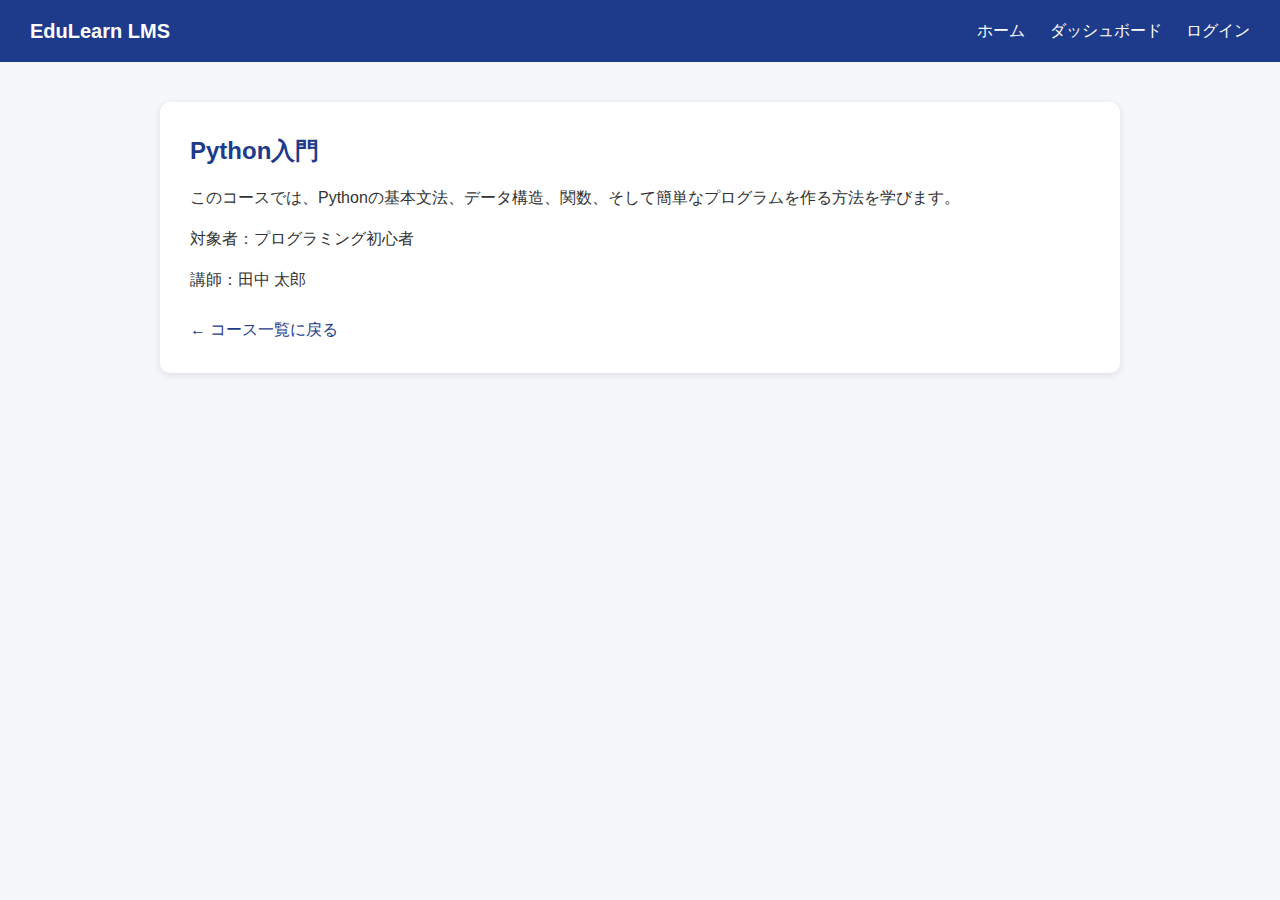
<file: course.html>
<!DOCTYPE html>
<html lang="ja">
<head>
  <meta charset="UTF-8">
  <title>Python入門 - EduLearn LMS</title>
  <link rel="stylesheet" href="style.css">
</head>
<body>
  <header>
    <h1>EduLearn LMS</h1>
    <nav>
      <a href="index.html">ホーム</a>
      <a href="dashboard.html">ダッシュボード</a>
      <a href="login.html">ログイン</a>
    </nav>
  </header>

  <main>
    <div class="course-detail">
      <h2>Python入門</h2>
      <p>このコースでは、Pythonの基本文法、データ構造、関数、そして簡単なプログラムを作る方法を学びます。</p>
      <p>対象者：プログラミング初心者</p>
      <p>講師：田中 太郎</p>
      <a href="index.html" class="back-link">← コース一覧に戻る</a>
    </div>
  </main>
</body>
</html>
</file>
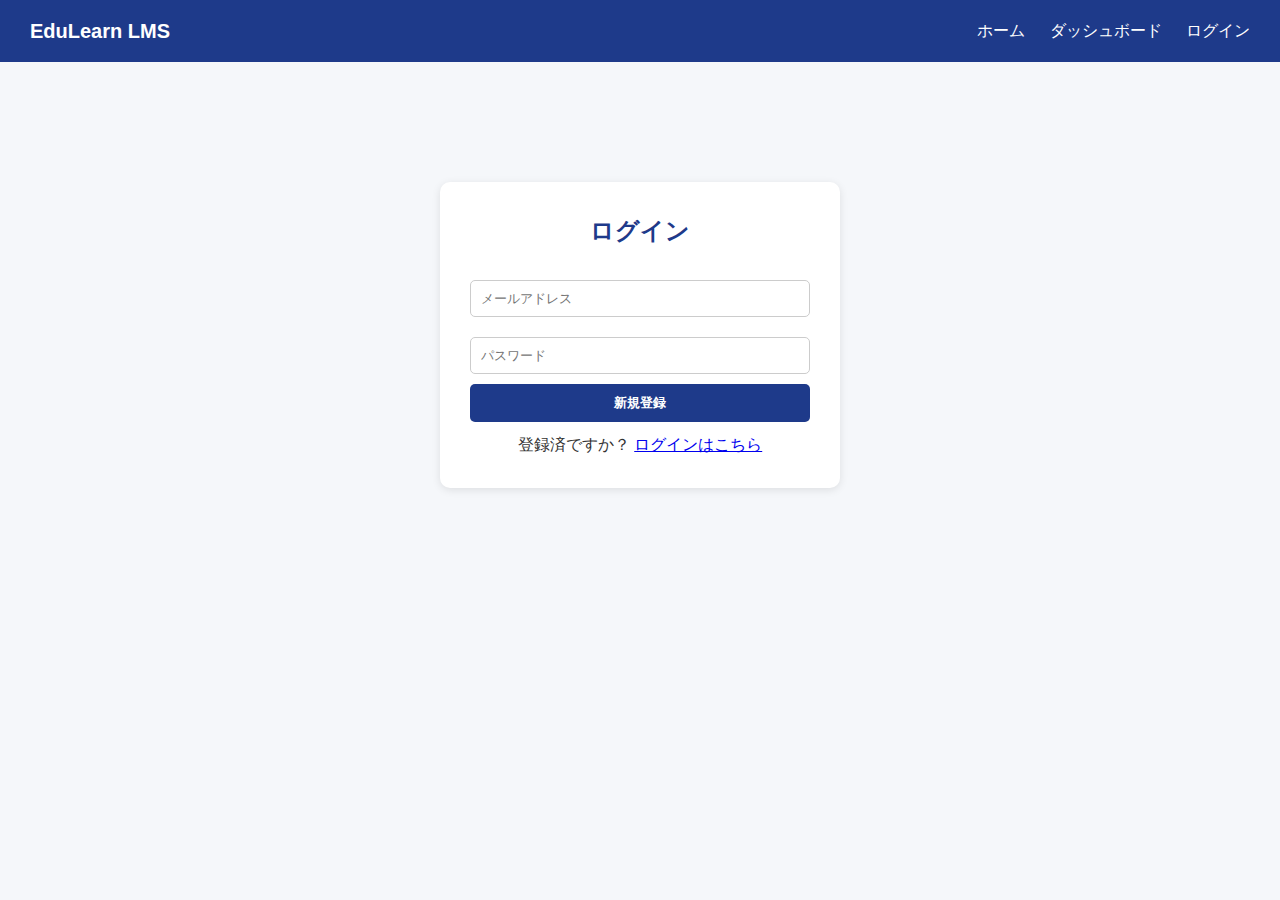
<file: create.html>
<!DOCTYPE html>
<html lang="ja">
<head>
  <meta charset="UTF-8">
  <title>ログイン - WOOL-EduLearn</title>
  <link rel="stylesheet" href="style.css">
</head>
<body>
  <header>
    <h1>EduLearn LMS</h1>
    <nav>
      <a href="index.html">ホーム</a>
      <a href="dashboard.html">ダッシュボード</a>
      <a href="login.html">ログイン</a>
    </nav>
  </header>

  <main>
    <div class="login-container">
      <h2>ログイン</h2>
      <form>
        <input type="text" placeholder="メールアドレス">
        <input type="password" placeholder="パスワード">
        <button type="submit">新規登録</button>
      </form>
      <p style="text-align:center;margin-top:10px;">登録済ですか？ <a href="/login.html">ログインはこちら</a></p>
    </div>
  </main>
</body>
</html>
</file>
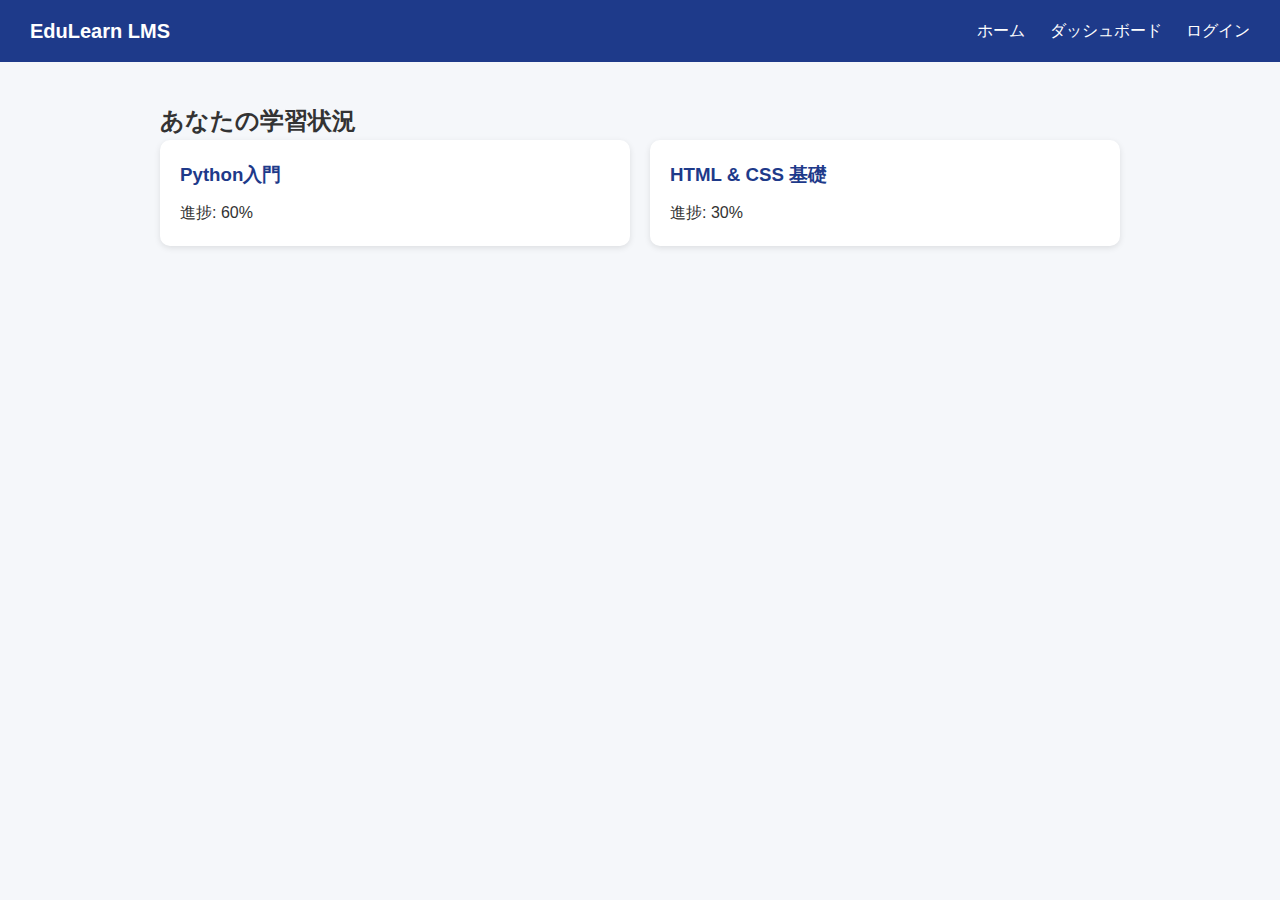
<file: dashboard.html>
<!DOCTYPE html>
<html lang="ja">
<head>
  <meta charset="UTF-8">
  <title>ダッシュボード - EduLearn LMS</title>
  <link rel="stylesheet" href="style.css">
</head>
<body>
  <header>
    <h1>EduLearn LMS</h1>
    <nav>
      <a href="index.html">ホーム</a>
      <a href="dashboard.html">ダッシュボード</a>
      <a href="login.html">ログイン</a>
    </nav>
  </header>

  <main>
    <h2>あなたの学習状況</h2>
    <div class="dashboard">
      <div class="card">
        <h3>Python入門</h3>
        <p>進捗: 60%</p>
      </div>
      <div class="card">
        <h3>HTML & CSS 基礎</h3>
        <p>進捗: 30%</p>
      </div>
    </div>
  </main>
</body>
</html>
</file>
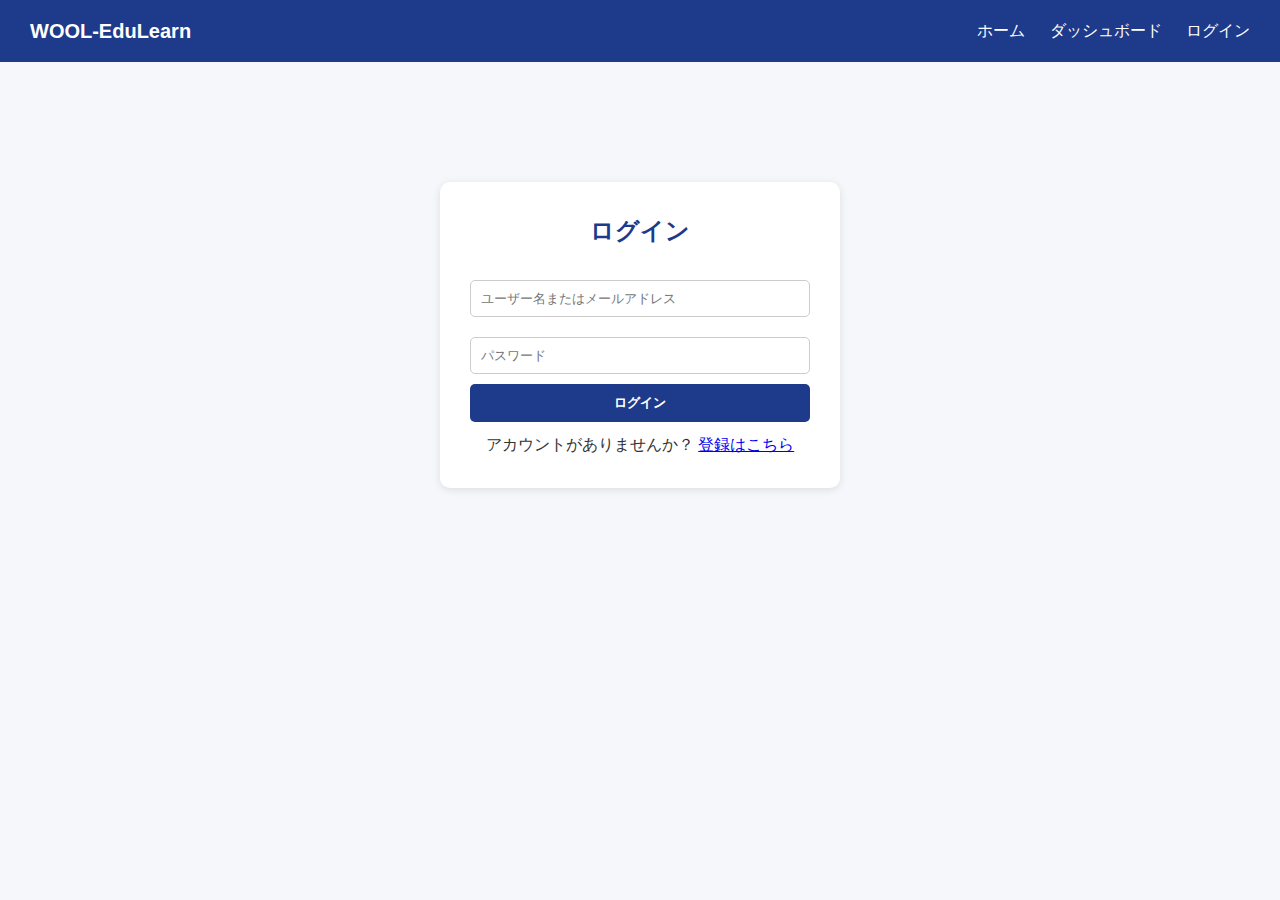
<file: login.html>
<!DOCTYPE html>
<html lang="ja">
<head>
  <meta charset="UTF-8">
  <title>ログイン - WOOL-EduLearn</title>
  <link rel="stylesheet" href="style.css">
</head>
<body>
  <header>
    <h1>WOOL-EduLearn</h1>
    <nav>
      <a href="index.html">ホーム</a>
      <a href="dashboard.html">ダッシュボード</a>
      <a href="login.html">ログイン</a>
    </nav>
  </header>

  <main>
    <div class="login-container">
      <h2>ログイン</h2>
      <form>
        <input type="text" placeholder="ユーザー名またはメールアドレス">
        <input type="password" placeholder="パスワード">
        <button type="submit">ログイン</button>
      </form>
      <p style="text-align:center;margin-top:10px;">アカウントがありませんか？ <a href="/create.html">登録はこちら</a></p>
    </div>
  </main>
</body>
</html>
</file>
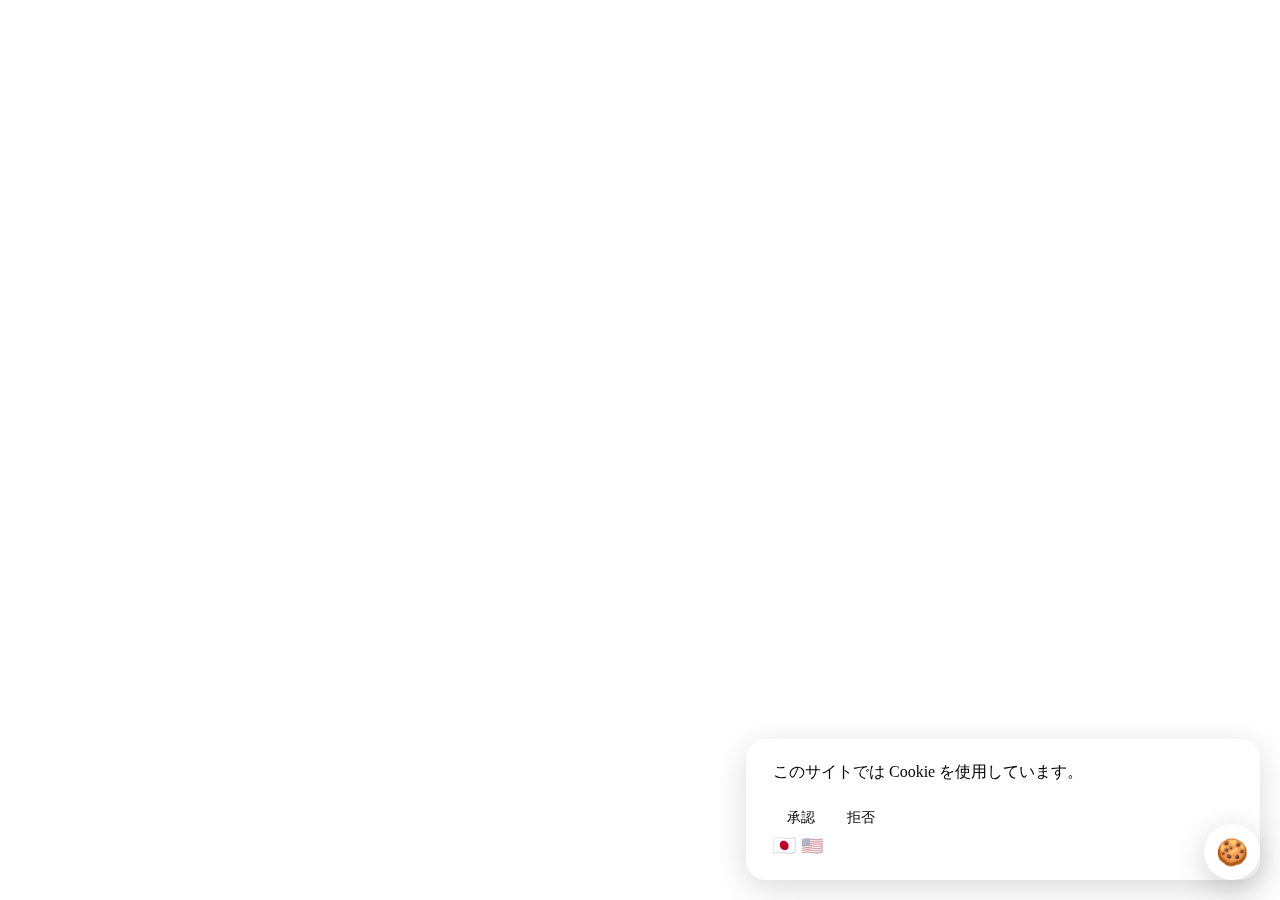
<file: cookie/test.html>
<!doctype html>
<html lang="ja">
<head>
  <meta charset="utf-8" />
  <meta name="viewport" content="width=device-width,initial-scale=1" />
  <title>Cookie Banner Test</title>

  <!-- CSS は /cookie/cookie.css から読み込み -->
  <link rel="stylesheet" href="/cookie/cookie.css">
</head>
<body>

  <!-- 小さな丸アイコン -->
  <div class="cookie-toggle" id="cookie-toggle" aria-label="Open cookie banner">🍪</div>

  <!-- Cookie バナー（closed が初期） -->
  <div class="cookie-banner closed" id="cookie-banner" role="dialog" aria-hidden="true">
    <div class="cookie-text" data-lang="ja">このサイトでは Cookie を使用しています。</div>
    <div class="cookie-text hidden" data-lang="en">This website uses cookies.</div>

    <div class="actions">
      <button id="accept-btn" class="ok"
              data-text-ja="承認"
              data-text-en="Accept">承認</button>

      <button id="deny-btn" class="no"
              data-text-ja="拒否"
              data-text-en="Deny">拒否</button>

      <div class="lang-switch" aria-hidden="false">
        <span class="lang active" data-lang="ja">🇯🇵</span>
        <span class="lang" data-lang="en">🇺🇸</span>
      </div>
    </div>
  </div>

  <!-- JS は /cookie/cookie.js から読み込み -->
  <script src="/cookie/cookie.js"></script>
</body>
</html>
</file>
<file: style.css>
/* 全体設定 */
* {
  box-sizing: border-box;
  margin: 0;
  padding: 0;
  font-family: 'Segoe UI', sans-serif;
}
body {
  background-color: #f5f7fa;
  color: #333;
  line-height: 1.6;
}

/* ヘッダー */
header {
  background-color: #1e3a8a;
  color: #fff;
  padding: 15px 30px;
  display: flex;
  justify-content: space-between;
  align-items: center;
}
header h1 {
  font-size: 20px;
}
nav a {
  color: #fff;
  margin-left: 20px;
  text-decoration: none;
  font-weight: 500;
}
nav a:hover {
  text-decoration: underline;
}

/* メイン */
main {
  padding: 40px 20px;
  max-width: 1000px;
  margin: 0 auto;
}

/* コースカード */
.course-grid {
  display: grid;
  grid-template-columns: repeat(auto-fit, minmax(250px, 1fr));
  gap: 20px;
}
.course-card {
  background: #fff;
  border-radius: 10px;
  box-shadow: 0 2px 6px rgba(0,0,0,0.1);
  overflow: hidden;
  transition: transform 0.2s;
}
.course-card:hover {
  transform: translateY(-4px);
}
.course-card img {
  width: 100%;
  height: 150px;
  object-fit: cover;
}
.course-card .content {
  padding: 15px;
}
.course-card h3 {
  font-size: 18px;
  margin-bottom: 8px;
}
.course-card p {
  color: #666;
  font-size: 14px;
}

/* ログインページ */
.login-container {
  background: #fff;
  max-width: 400px;
  margin: 80px auto;
  padding: 30px;
  border-radius: 10px;
  box-shadow: 0 2px 8px rgba(0,0,0,0.1);
}
.login-container h2 {
  text-align: center;
  margin-bottom: 20px;
  color: #1e3a8a;
}
.login-container input {
  width: 100%;
  padding: 10px;
  margin: 10px 0;
  border: 1px solid #ccc;
  border-radius: 5px;
}
.login-container button {
  width: 100%;
  padding: 10px;
  background: #1e3a8a;
  color: #fff;
  border: none;
  border-radius: 5px;
  cursor: pointer;
  font-weight: bold;
}
.login-container button:hover {
  background: #2a4dbf;
}

/* ダッシュボード */
.dashboard {
  display: flex;
  gap: 20px;
  flex-wrap: wrap;
}
.dashboard .card {
  background: #fff;
  padding: 20px;
  border-radius: 10px;
  flex: 1;
  min-width: 250px;
  box-shadow: 0 2px 6px rgba(0,0,0,0.1);
}
.dashboard .card h3 {
  margin-bottom: 10px;
  color: #1e3a8a;
}

/* コース詳細 */
.course-detail {
  background: #fff;
  padding: 30px;
  border-radius: 10px;
  box-shadow: 0 2px 8px rgba(0,0,0,0.1);
}
.course-detail h2 {
  color: #1e3a8a;
  margin-bottom: 15px;
}
.course-detail p {
  margin-bottom: 15px;
}
.back-link {
  display: inline-block;
  margin-top: 10px;
  color: #1e3a8a;
  text-decoration: none;
}
.back-link:hover {
  text-decoration: underline;
}
</file>
<file: cookie/cookie.css>
.cookie-toggle {
  position: fixed;
  bottom: 20px;
  right: 20px;
  width: 54px;
  height: 54px;
  background: rgba(255,255,255,0.35);
  backdrop-filter: blur(14px);
  -webkit-backdrop-filter: blur(14px);
  border-radius: 50%;
  border: 1px solid rgba(255,255,255,0.4);
  box-shadow: 0 8px 32px rgba(0,0,0,0.18);
  font-size: 26px;
  display: flex;
  justify-content: center;
  align-items: center;
  cursor: pointer;
  z-index: 9999;
  transition: 0.3s ease;
}
.cookie-toggle.hidden {
  opacity: 0;
  pointer-events: none;
}

.cookie-banner {
  position: fixed;
  bottom: 20px;
  right: 20px;
  width: 420px;
  padding: 18px 20px;
  border-radius: 20px;

  background: rgba(255, 255, 255, 0.35);
  backdrop-filter: blur(14px);
  -webkit-backdrop-filter: blur(14px);
  border: 1px solid rgba(255, 255, 255, 0.35);
  box-shadow: 0 8px 32px rgba(0,0,0,0.15);

  display: flex;
  flex-direction: column;
  gap: 14px;
  font-size: 15px;

  opacity: 1;
  transform: translateY(0);
  transition: 0.35s ease;
  z-index: 9998;
}

.cookie-banner.closed {
  opacity: 0;
  transform: translateY(15px) scale(0.85);
  pointer-events: none;
}

.cookie-banner.hide {
  animation: fadeOut 0.5s forwards;
}
@keyframes fadeOut {
  to { opacity: 0; transform: translateY(20px); }
}

.hidden { display: none; }

button {
  padding: 8px 14px;
  border: none;
  border-radius: 14px;
  backdrop-filter: blur(6px);
  -webkit-backdrop-filter: blur(6px);
  cursor: pointer;
  font-size: 14px;
  transition: 0.2s;
}

.ok { background: rgba(255,255,255,0.7); }
.no { background: rgba(255,255,255,0.4); }

button:hover {
  transform: translateY(-2px);
  opacity: 0.85;
}

.lang-switch { display: flex; gap: 6px; }
.lang {
  cursor: pointer;
  font-size: 18px;
  opacity: 0.5;
  transition: 0.2s;
}
.lang.active {
  opacity: 1;
  transform: scale(1.08);
}

/* iPhone */
@media (max-width: 480px) {
  .cookie-banner {
    width: 92%;
    right: 4%;
    padding: 16px 16px;
  }
  button {
    padding: 7px 12px;
    font-size: 13px;
  }
}

/* iPad 横向き */
@media (min-width: 1024px) and (orientation: landscape) {
  .cookie-banner {
    width: 460px;
    padding: 22px 26px;
    font-size: 16px;
    gap: 18px;
  }
}
</file>
